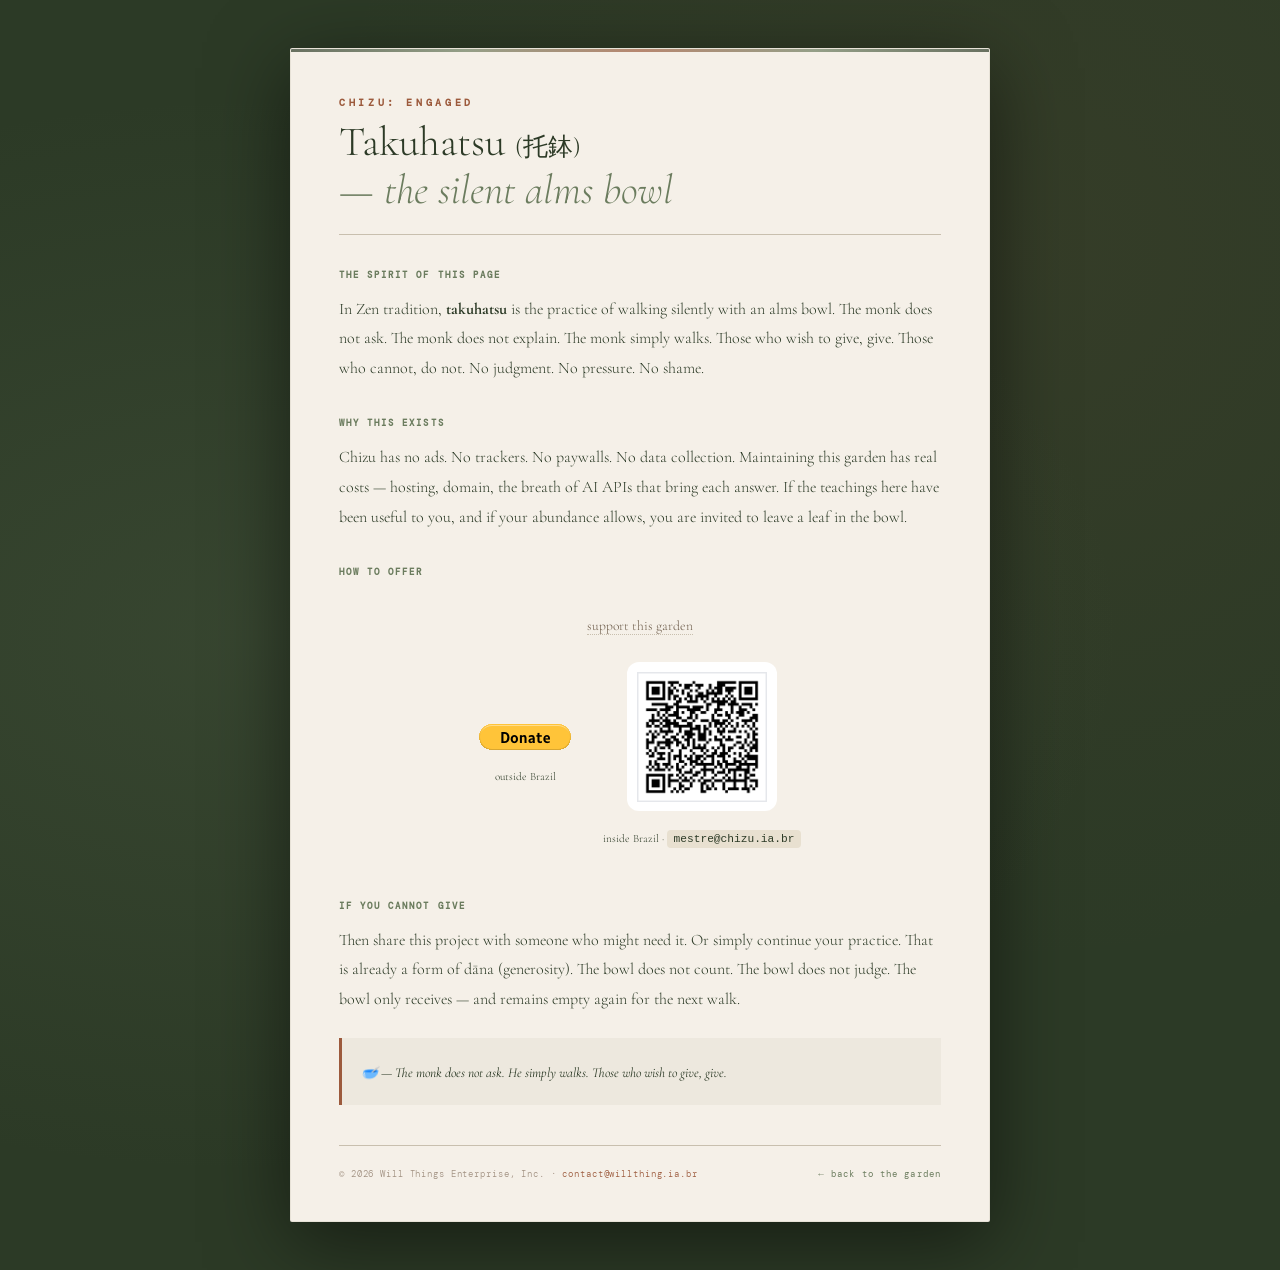
<file: static/takuhatsu.html>
<!-- arquivo: static/takuhatsu/takuhatsu.html -->
<!-- ou: static/takuhatsu.html (se mover para cima) -->
<!DOCTYPE html>
<html lang="en">
<head>
    <meta charset="UTF-8">
    <meta name="viewport" content="width=device-width, initial-scale=1.0">
    <title>Takuhatsu · Chizu: Engaged</title>
    <link rel="stylesheet" href="/static/legal/legal.css">
</head>
<body>
    <div class="legal-wrap">
        <h1>CHIZU: ENGAGED</h1>
        <div class="page-title">Takuhatsu <span style="font-size:0.6em;">(托鉢)</span><br><em>— the silent alms bowl</em></div>

        <h2>The Spirit of This Page</h2>
        <p>In Zen tradition, <strong>takuhatsu</strong> is the practice of walking silently with an alms bowl. The monk does not ask. The monk does not explain. The monk simply walks. Those who wish to give, give. Those who cannot, do not. No judgment. No pressure. No shame.</p>

        <h2>Why This Exists</h2>
        <p>Chizu has no ads. No trackers. No paywalls. No data collection. Maintaining this garden has real costs — hosting, domain, the breath of AI APIs that bring each answer. If the teachings here have been useful to you, and if your abundance allows, you are invited to leave a leaf in the bowl.</p>

        <h2>How to Offer</h2>

        <div style="text-align: center; margin: 2rem 0;">
            
            <p style="font-size: 0.85rem; color: #6b5a48; margin-bottom: 1.5rem;">
            <span style="border-bottom: 1px dotted #c8bfae;">support this garden</span>
            </p>
            
            <div style="display: flex; flex-wrap: wrap; gap: 2rem; justify-content: center; align-items: center;">
                
                <!-- PayPal -->
                <div style="text-align: center;">
                    <form action="https://www.paypal.com/cgi-bin/webscr" method="post" target="_blank">
                        <input type="hidden" name="cmd" value="_donations">
                        <input type="hidden" name="business" value="mestre@chizu.ia.br">
                        <input type="hidden" name="item_name" value="Chizu: Engaged">
                        <input type="hidden" name="currency_code" value="USD">
                        <input type="image" src="/static/img/btn_donate_LG.gif" border="0" 
                               style="cursor: pointer;">
                    </form>
                    <p style="font-size: 0.7rem; margin-top: 0.5rem;">outside Brazil</p>
                </div>
                
                <!-- PIX -->
                <div style="text-align: center;">
                    <div style="background: white; padding: 0.6rem; border-radius: 12px; display: inline-block;">
                        <img src="/static/img/qrcode-pix.png" alt="PIX QR Code" 
                             style="width: 130px; height: 130px; display: block;">
                    </div>
                    <p style="font-size: 0.7rem; margin-top: 0.5rem;">
                        inside Brazil · <code style="background:#e8e0d0; padding:0.2rem 0.4rem; border-radius:4px;">mestre@chizu.ia.br</code>
                    </p>
                </div>
                
            </div>
            
        </div>

        <h2>If You Cannot Give</h2>
        <p>Then share this project with someone who might need it. Or simply continue your practice. That is already a form of dāna (generosity). The bowl does not count. The bowl does not judge. The bowl only receives — and remains empty again for the next walk.</p>

        <div style="background:#ede8de; padding:1.2rem; margin:1.5rem 0; border-left:3px solid #9c5a3c; font-style:italic;">
            <span style="font-size:0.85rem;"> 🥣 — The monk does not ask. He simply walks. Those who wish to give, give.</span>
        </div>

        <div class="legal-footer">
            <p>© 2026 Will Things Enterprise, Inc. · <a href="mailto:contact@willthing.ia.br">contact@willthing.ia.br</a></p>
            <a class="back" href="/">← back to the garden</a>
        </div>
    </div>
</body>
</html>
</file>
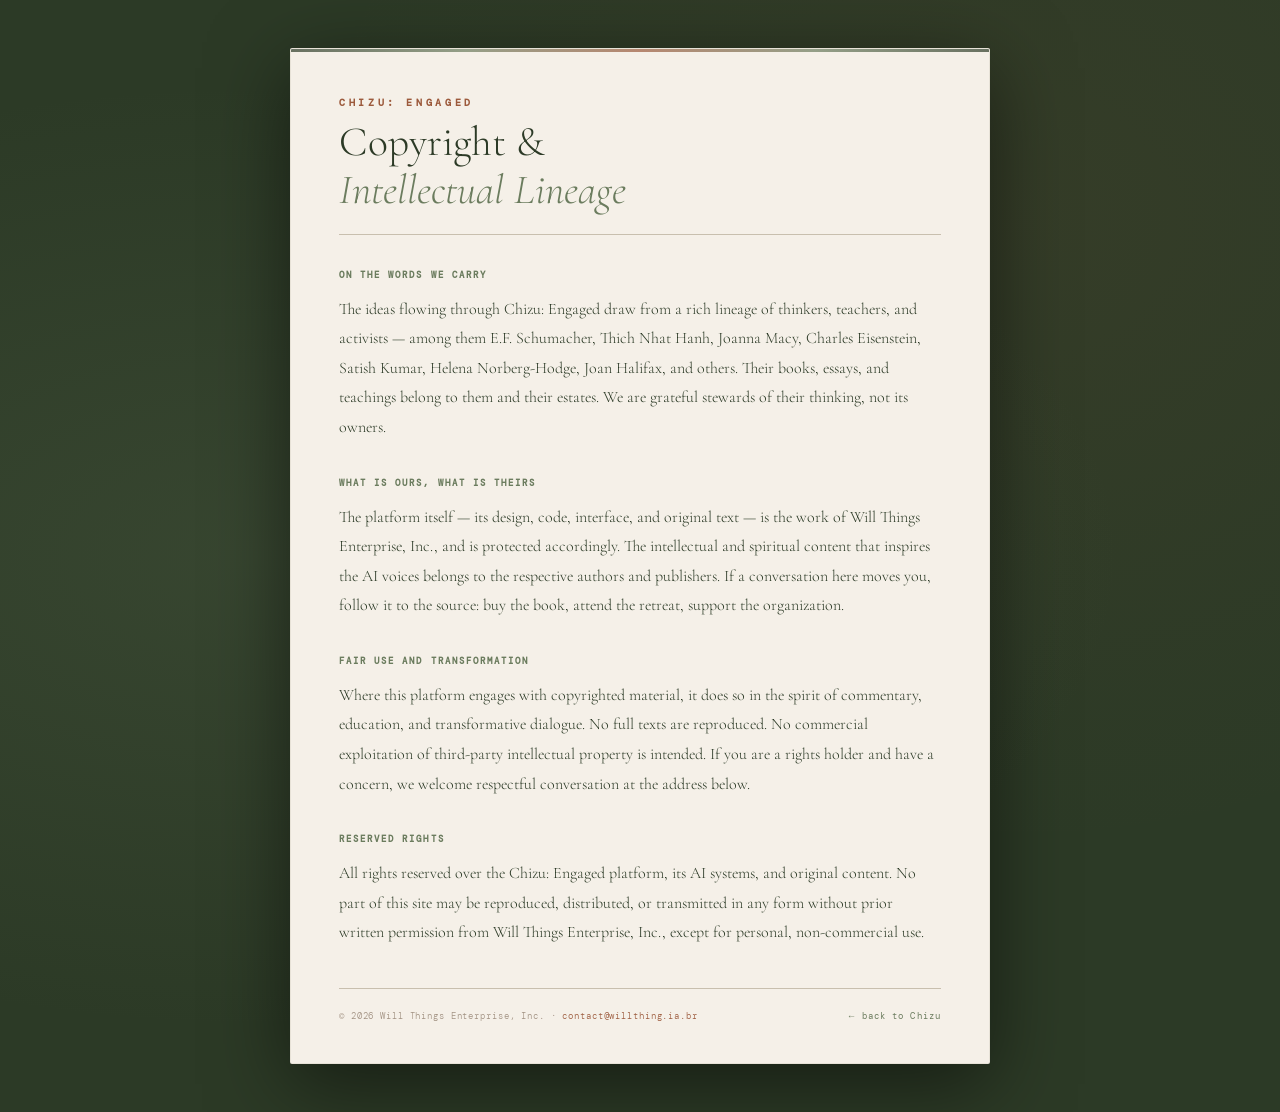
<file: static/legal/copyright.html>
<!DOCTYPE html>
<html lang="en">
<head>
    <meta charset="UTF-8">
    <meta name="viewport" content="width=device-width, initial-scale=1.0">
    <title>Copyright · Chizu: Engaged</title>
    <link rel="stylesheet" href="/static/legal/legal.css">
</head>
<body>
    <div class="legal-wrap">
        <h1>Chizu: Engaged</h1>
        <div class="page-title">Copyright &<br><em>Intellectual Lineage</em></div>

        <h2>On the Words We Carry</h2>
        <p>The ideas flowing through Chizu: Engaged draw from a rich lineage of thinkers, teachers, and activists — among them E.F. Schumacher, Thich Nhat Hanh, Joanna Macy, Charles Eisenstein, Satish Kumar, Helena Norberg-Hodge, Joan Halifax, and others. Their books, essays, and teachings belong to them and their estates. We are grateful stewards of their thinking, not its owners.</p>

        <h2>What Is Ours, What Is Theirs</h2>
        <p>The platform itself — its design, code, interface, and original text — is the work of Will Things Enterprise, Inc., and is protected accordingly. The intellectual and spiritual content that inspires the AI voices belongs to the respective authors and publishers. If a conversation here moves you, follow it to the source: buy the book, attend the retreat, support the organization.</p>

        <h2>Fair Use and Transformation</h2>
        <p>Where this platform engages with copyrighted material, it does so in the spirit of commentary, education, and transformative dialogue. No full texts are reproduced. No commercial exploitation of third-party intellectual property is intended. If you are a rights holder and have a concern, we welcome respectful conversation at the address below.</p>

        <h2>Reserved Rights</h2>
        <p>All rights reserved over the Chizu: Engaged platform, its AI systems, and original content. No part of this site may be reproduced, distributed, or transmitted in any form without prior written permission from Will Things Enterprise, Inc., except for personal, non-commercial use.</p>

        <div class="legal-footer">
            <p>© 2026 Will Things Enterprise, Inc. · <a href="mailto:contact@willthing.ia.br">contact@willthing.ia.br</a></p>
            <a class="back" href="/">← back to Chizu</a>
        </div>
    </div>
</body>
</html>
</file>
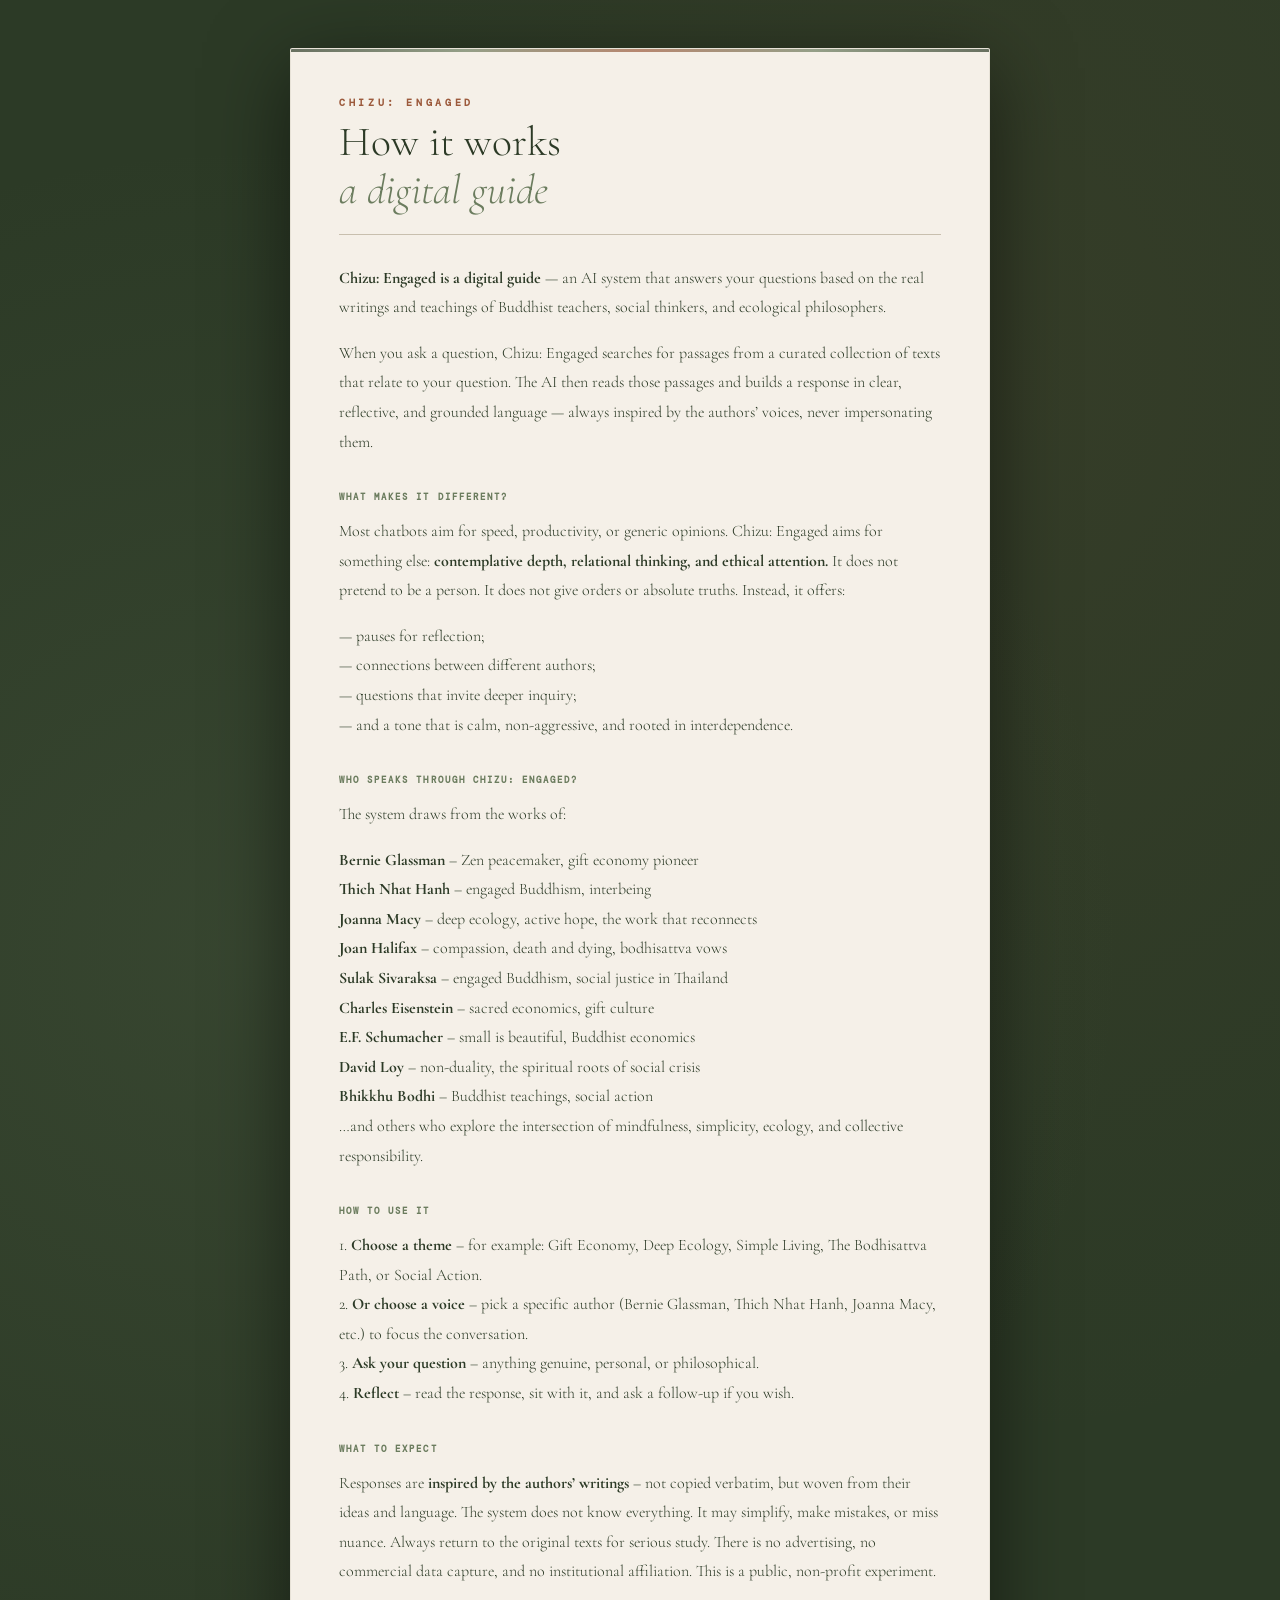
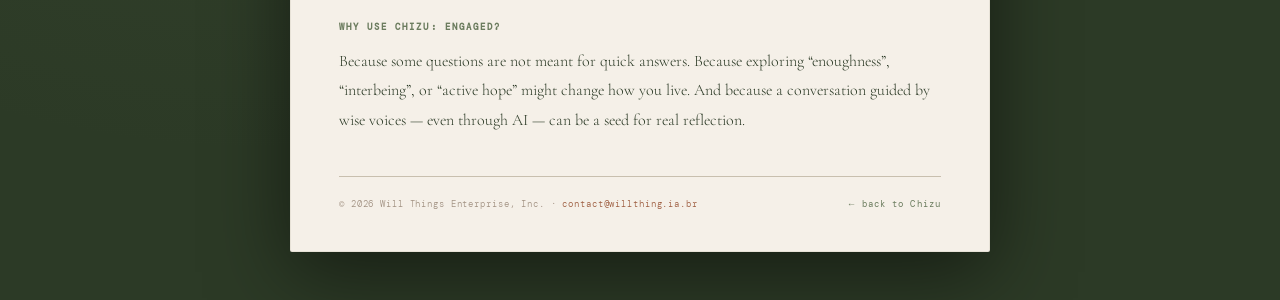
<file: static/legal/how-it-works.html>
<!DOCTYPE html>
<html lang="en">
<head>
    <meta charset="UTF-8">
    <meta name="viewport" content="width=device-width, initial-scale=1.0">
    <title>How it works · Chizu: Engaged</title>
    <link rel="stylesheet" href="/static/legal/legal.css">
</head>
<body>
    <div class="legal-wrap">
        <h1>Chizu: Engaged</h1>
        <div class="page-title">How it works<br><em>a digital guide</em></div>

        <p><strong>Chizu: Engaged is a digital guide</strong> — an AI system that answers your questions based on the real writings and teachings of Buddhist teachers, social thinkers, and ecological philosophers.</p>

        <p>When you ask a question, Chizu: Engaged searches for passages from a curated collection of texts that relate to your question. The AI then reads those passages and builds a response in clear, reflective, and grounded language — always inspired by the authors’ voices, never impersonating them.</p>

        <h2>What makes it different?</h2>
        <p>Most chatbots aim for speed, productivity, or generic opinions. Chizu: Engaged aims for something else: <strong>contemplative depth, relational thinking, and ethical attention.</strong> It does not pretend to be a person. It does not give orders or absolute truths. Instead, it offers:</p>
        <p>— pauses for reflection;<br>
        — connections between different authors;<br>
        — questions that invite deeper inquiry;<br>
        — and a tone that is calm, non‑aggressive, and rooted in interdependence.</p>

        <h2>Who speaks through Chizu: Engaged?</h2>
        <p>The system draws from the works of:</p>
        <p><strong>Bernie Glassman</strong> – Zen peacemaker, gift economy pioneer<br>
        <strong>Thich Nhat Hanh</strong> – engaged Buddhism, interbeing<br>
        <strong>Joanna Macy</strong> – deep ecology, active hope, the work that reconnects<br>
        <strong>Joan Halifax</strong> – compassion, death and dying, bodhisattva vows<br>
        <strong>Sulak Sivaraksa</strong> – engaged Buddhism, social justice in Thailand<br>
        <strong>Charles Eisenstein</strong> – sacred economics, gift culture<br>
        <strong>E.F. Schumacher</strong> – small is beautiful, Buddhist economics<br>
        <strong>David Loy</strong> – non‑duality, the spiritual roots of social crisis<br>
        <strong>Bhikkhu Bodhi</strong> – Buddhist teachings, social action<br>
        …and others who explore the intersection of mindfulness, simplicity, ecology, and collective responsibility.</p>

        <h2>How to use it</h2>
        <p>1. <strong>Choose a theme</strong> – for example: Gift Economy, Deep Ecology, Simple Living, The Bodhisattva Path, or Social Action.<br>
        2. <strong>Or choose a voice</strong> – pick a specific author (Bernie Glassman, Thich Nhat Hanh, Joanna Macy, etc.) to focus the conversation.<br>
        3. <strong>Ask your question</strong> – anything genuine, personal, or philosophical.<br>
        4. <strong>Reflect</strong> – read the response, sit with it, and ask a follow‑up if you wish.</p>

        <h2>What to expect</h2>
        <p>Responses are <strong>inspired by the authors’ writings</strong> – not copied verbatim, but woven from their ideas and language. The system does not know everything. It may simplify, make mistakes, or miss nuance. Always return to the original texts for serious study. There is no advertising, no commercial data capture, and no institutional affiliation. This is a public, non‑profit experiment.</p>

        <h2>Why use Chizu: Engaged?</h2>
        <p>Because some questions are not meant for quick answers. Because exploring “enoughness”, “interbeing”, or “active hope” might change how you live. And because a conversation guided by wise voices — even through AI — can be a seed for real reflection.</p>

        <div class="legal-footer">
            <p>© 2026 Will Things Enterprise, Inc. · <a href="mailto:contact@willthing.ia.br">contact@willthing.ia.br</a></p>
            <a class="back" href="/">← back to Chizu</a>
        </div>
    </div>
</body>
</html>
</file>
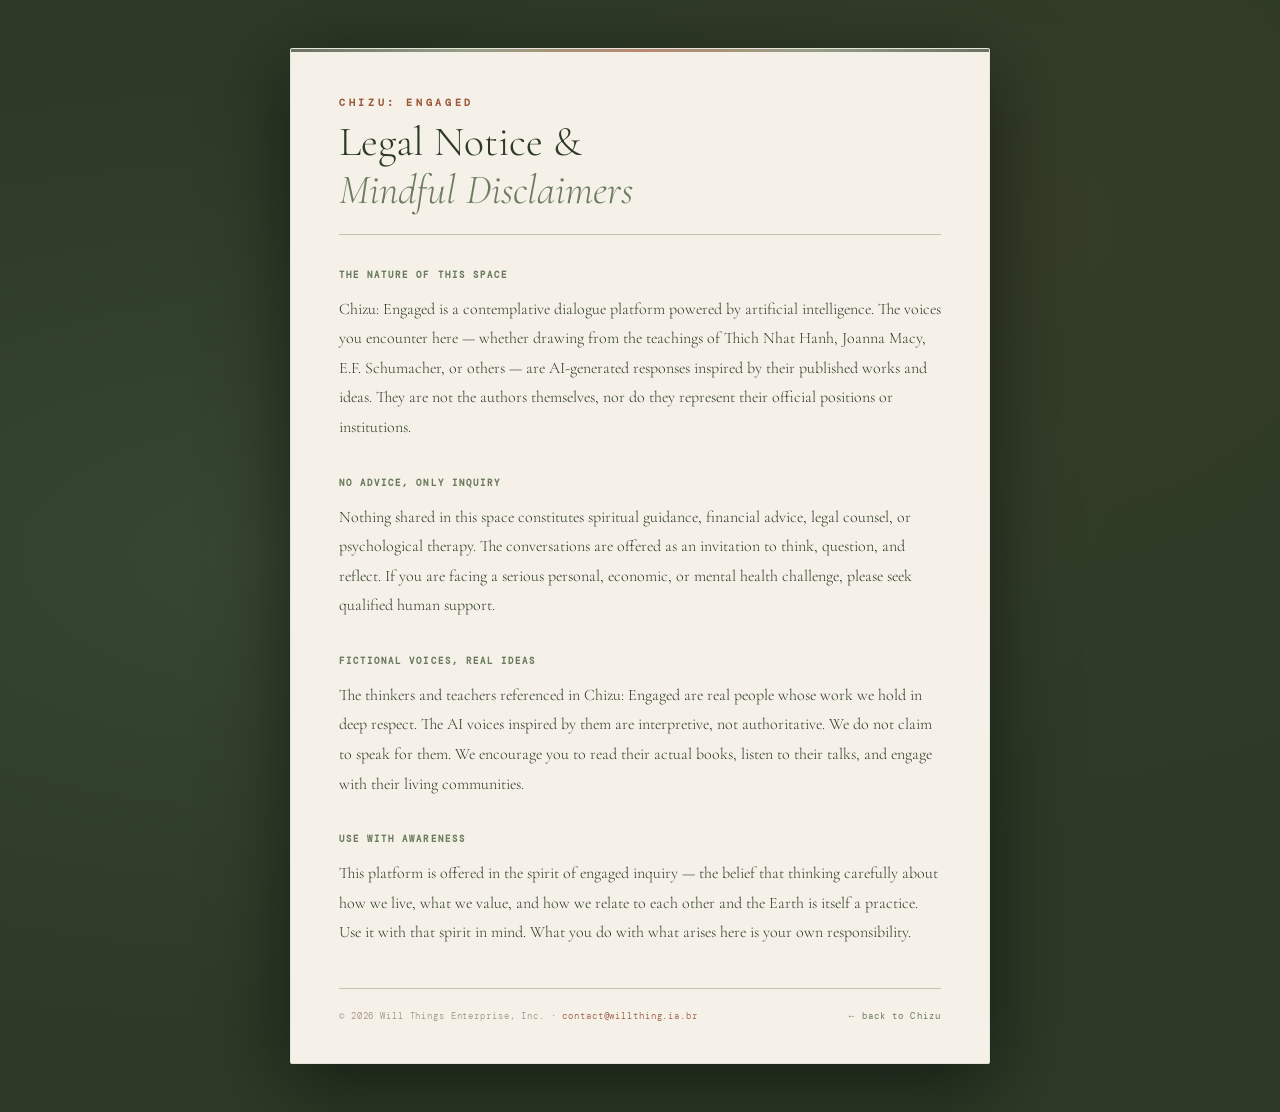
<file: static/legal/legal-notice.html>
<!DOCTYPE html>
<html lang="en">
<head>
    <meta charset="UTF-8">
    <meta name="viewport" content="width=device-width, initial-scale=1.0">
    <title>Legal Notice · Chizu: Engaged</title>
    <link rel="stylesheet" href="/static/legal/legal.css">
</head>
<body>
    <div class="legal-wrap">
        <h1>Chizu: Engaged</h1>
        <div class="page-title">Legal Notice &<br><em>Mindful Disclaimers</em></div>

        <h2>The Nature of This Space</h2>
        <p>Chizu: Engaged is a contemplative dialogue platform powered by artificial intelligence. The voices you encounter here — whether drawing from the teachings of Thich Nhat Hanh, Joanna Macy, E.F. Schumacher, or others — are AI-generated responses inspired by their published works and ideas. They are not the authors themselves, nor do they represent their official positions or institutions.</p>

        <h2>No Advice, Only Inquiry</h2>
        <p>Nothing shared in this space constitutes spiritual guidance, financial advice, legal counsel, or psychological therapy. The conversations are offered as an invitation to think, question, and reflect. If you are facing a serious personal, economic, or mental health challenge, please seek qualified human support.</p>

        <h2>Fictional Voices, Real Ideas</h2>
        <p>The thinkers and teachers referenced in Chizu: Engaged are real people whose work we hold in deep respect. The AI voices inspired by them are interpretive, not authoritative. We do not claim to speak for them. We encourage you to read their actual books, listen to their talks, and engage with their living communities.</p>

        <h2>Use With Awareness</h2>
        <p>This platform is offered in the spirit of engaged inquiry — the belief that thinking carefully about how we live, what we value, and how we relate to each other and the Earth is itself a practice. Use it with that spirit in mind. What you do with what arises here is your own responsibility.</p>

        <div class="legal-footer">
            <p>© 2026 Will Things Enterprise, Inc. · <a href="mailto:contact@willthing.ia.br">contact@willthing.ia.br</a></p>
            <a class="back" href="/">← back to Chizu</a>
        </div>
    </div>
</body>
</html>
</file>
<file: static/legal/legal.css>
@import url('https://fonts.googleapis.com/css2?family=Cormorant+Garamond:ital,wght@0,300;0,400;0,600;1,300;1,400&family=DM+Mono:ital,wght@0,300;0,400;1,300&display=swap');

:root {
    --ink:        #2c3a26;
    --paper:      #f5f0e8;
    --mist:       #c8bfae;
    --sage:       #6b7c5e;
    --sage-dark:  #2c3a26;
    --rust:       #9c5a3c;
    --beige-mid:  #ede8de;
    --beige-soft: #f0ebe3;
    --white:      #ffffff;
    --font-serif: 'Cormorant Garamond', Georgia, serif;
    --font-mono:  'DM Mono', 'Courier New', monospace;
}

*, *::before, *::after { box-sizing: border-box; margin: 0; padding: 0; }

body {
    background-color: var(--sage-dark);
    background-image:
        radial-gradient(ellipse at 20% 50%, rgba(107,124,94,0.18) 0%, transparent 60%),
        radial-gradient(ellipse at 80% 20%, rgba(156,90,60,0.08) 0%, transparent 50%);
    font-family: var(--font-serif);
    color: var(--ink);
    min-height: 100vh;
    padding: 3rem 2rem;
    line-height: 1.8;
}

.legal-wrap {
    position: relative;
    max-width: 700px;
    margin: 0 auto;
    background: var(--paper);
    border: 0.5px solid rgba(200,191,174,0.3);
    border-radius: 2px;
    box-shadow:
        0 0 0 1px rgba(44,58,38,0.08),
        0 20px 80px rgba(0,0,0,0.5),
        inset 0 1px 0 rgba(255,255,255,0.6);
    overflow: hidden;
    padding: 2.8rem 3rem 2.4rem;
}

.legal-wrap::before {
    content: '';
    position: absolute;
    top: 0; left: 0; right: 0;
    height: 3px;
    background: linear-gradient(90deg, var(--sage-dark), var(--sage), var(--rust), var(--sage), var(--sage-dark));
    opacity: 0.7;
}

h1 {
    font-family: var(--font-mono);
    font-size: 0.65rem;
    letter-spacing: 0.35em;
    color: var(--rust);
    text-transform: uppercase;
    margin-bottom: 0.4rem;
}

h1 + h2 {
    margin-top: 0 !important;
}

.page-title {
    font-family: var(--font-serif);
    font-size: clamp(1.8rem, 4vw, 2.6rem);
    font-weight: 300;
    line-height: 1.15;
    color: var(--ink);
    margin-bottom: 1.8rem;
    padding-bottom: 1.2rem;
    border-bottom: 0.5px solid var(--mist);
}

.page-title em {
    font-style: italic;
    color: var(--sage);
}

h2 {
    font-family: var(--font-mono);
    font-size: 0.58rem;
    color: var(--sage);
    letter-spacing: 0.22em;
    text-transform: uppercase;
    margin-top: 2rem;
    margin-bottom: 0.7rem;
}

p {
    font-family: var(--font-serif);
    font-size: 1rem;
    color: var(--ink);
    margin-bottom: 1rem;
    line-height: 1.85;
    font-weight: 300;
}

a {
    color: var(--rust);
    text-decoration: none;
    transition: color 0.2s;
}
a:hover {
    color: var(--ink);
    text-decoration: underline;
}

.legal-footer {
    margin-top: 2.5rem;
    padding-top: 1.2rem;
    border-top: 0.5px solid var(--mist);
    display: flex;
    align-items: center;
    justify-content: space-between;
    flex-wrap: wrap;
    gap: 0.5rem;
}

.legal-footer p {
    font-family: var(--font-mono);
    font-size: 0.55rem;
    letter-spacing: 0.1em;
    color: #a09080;
    margin: 0;
}

.back {
    display: inline-block;
    font-family: var(--font-mono);
    font-size: 0.58rem;
    letter-spacing: 0.12em;
    color: var(--sage);
    transition: color 0.2s;
}
.back:hover {
    color: var(--ink);
    text-decoration: none;
}

@media (max-width: 600px) {
    body { padding: 1.5rem 1rem; }
    .legal-wrap { padding: 1.8rem 1.4rem; }
    .legal-footer { flex-direction: column; align-items: flex-start; }
}
</file>
